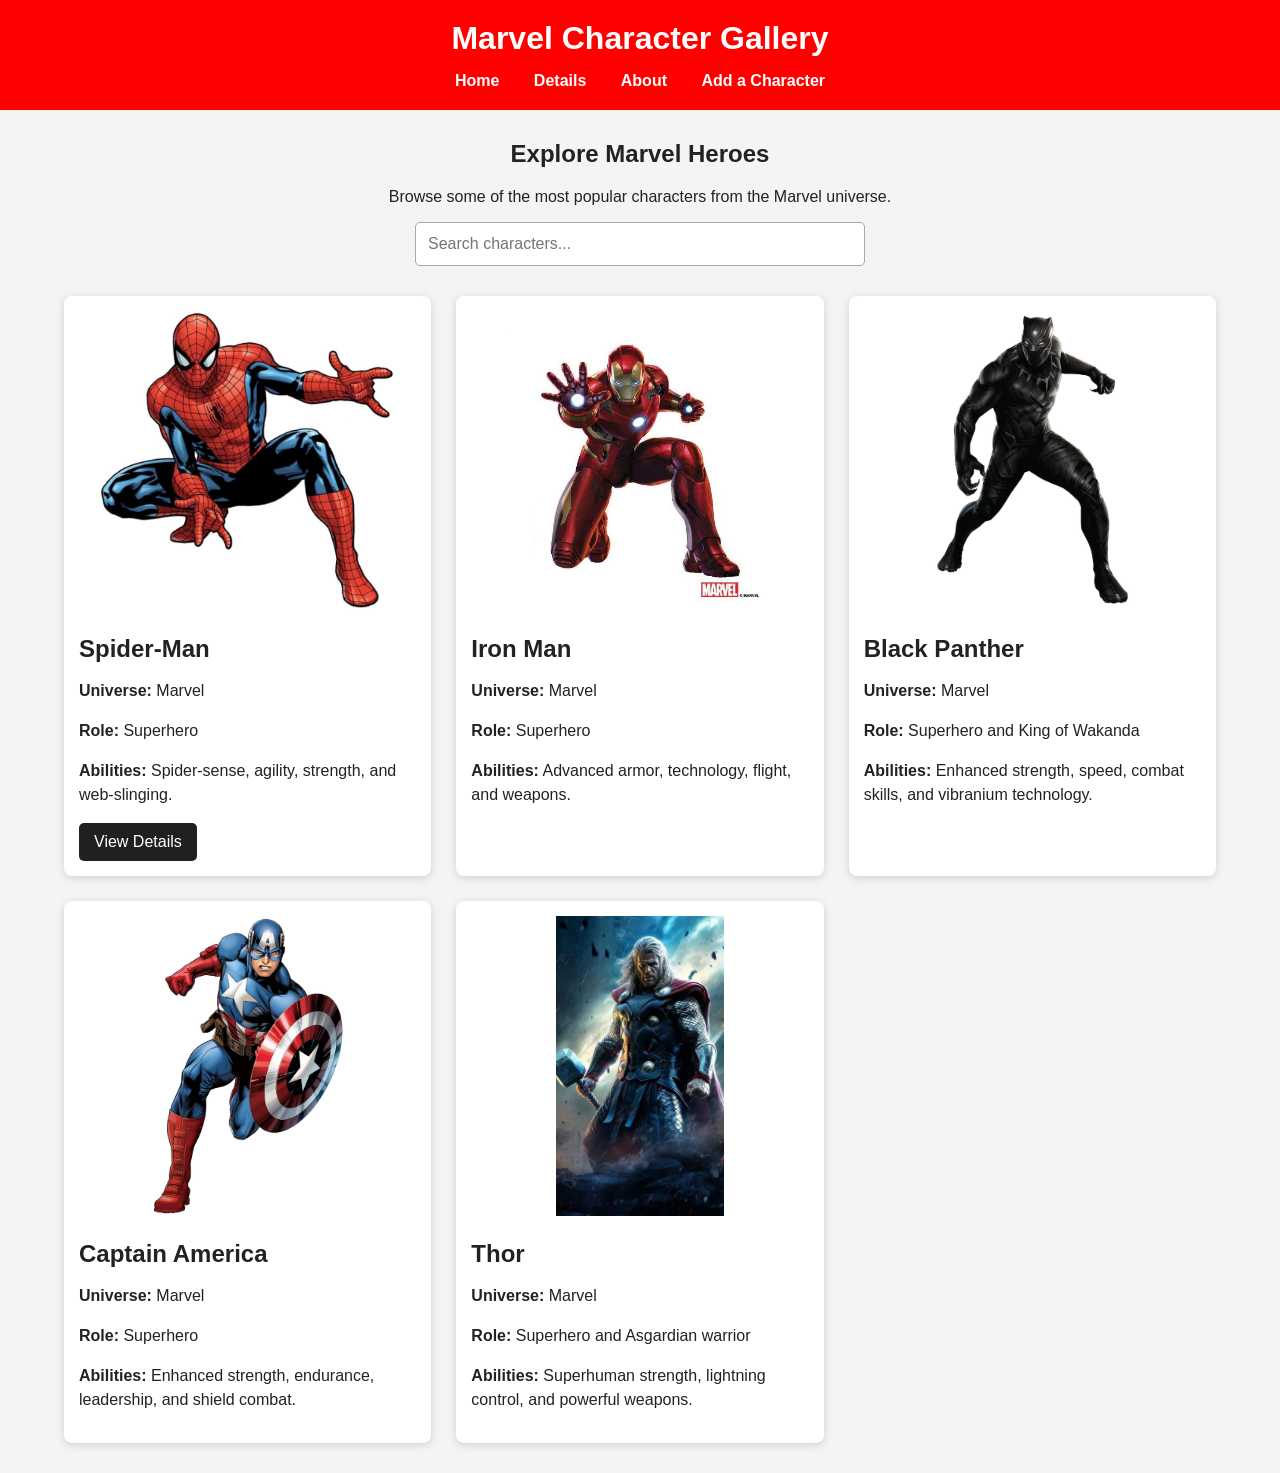
<file: index.html>
<!DOCTYPE html>
<html lang="en">
<head>
    <meta charset="UTF-8">
    <meta name="viewport" content="width=device-width, initial-scale=1.0">
    <title>Marvel Character Gallery</title>
    <link rel="stylesheet" href="styles.css">
</head>
<body>

    <header>
        <h1>Marvel Character Gallery</h1>

        <nav>
            <a href="index.html">Home</a>
            <a href="details.html">Details</a>
            <a href="about.html">About</a>
            <a href="new-character-form.html">Add a Character</a>
        </nav>
    </header>

    <main>
        <section class="intro">
            <h2>Explore Marvel Heroes</h2>
            <p>Browse some of the most popular characters from the Marvel universe.</p>

            <input type="text" placeholder="Search characters...">
        </section>

        <section class="character-grid">

            <article class="character-card">
                <img src="images/spiderman.jpg" alt="Spider-Man">
                <h2>Spider-Man</h2>
                <p><strong>Universe:</strong> Marvel</p>
                <p><strong>Role:</strong> Superhero</p>
                <p><strong>Abilities:</strong> Spider-sense, agility, strength, and web-slinging.</p>
                <a href="details.html">View Details</a>
            </article>

            <article class="character-card">
                <img src="images/ironman.jpg" alt="Iron Man">
                <h2>Iron Man</h2>
                <p><strong>Universe:</strong> Marvel</p>
                <p><strong>Role:</strong> Superhero</p>
                <p><strong>Abilities:</strong> Advanced armor, technology, flight, and weapons.</p>
            </article>

            <article class="character-card">
                <img src="images/blackpanther.jpg" alt="Black Panther">
                <h2>Black Panther</h2>
                <p><strong>Universe:</strong> Marvel</p>
                <p><strong>Role:</strong> Superhero and King of Wakanda</p>
                <p><strong>Abilities:</strong> Enhanced strength, speed, combat skills, and vibranium technology.</p>
            </article>

            <article class="character-card">
                <img src="images/captainamerica.jpg" alt="Captain America">
                <h2>Captain America</h2>
                <p><strong>Universe:</strong> Marvel</p>
                <p><strong>Role:</strong> Superhero</p>
                <p><strong>Abilities:</strong> Enhanced strength, endurance, leadership, and shield combat.</p>
            </article>

            <article class="character-card">
                <img src="images/thor.jpg" alt="Thor">
                <h2>Thor</h2>
                <p><strong>Universe:</strong> Marvel</p>
                <p><strong>Role:</strong> Superhero and Asgardian warrior</p>
                <p><strong>Abilities:</strong> Superhuman strength, lightning control, and powerful weapons.</p>
            </article>

        </section>
    </main>

</body>
</html>
</file>
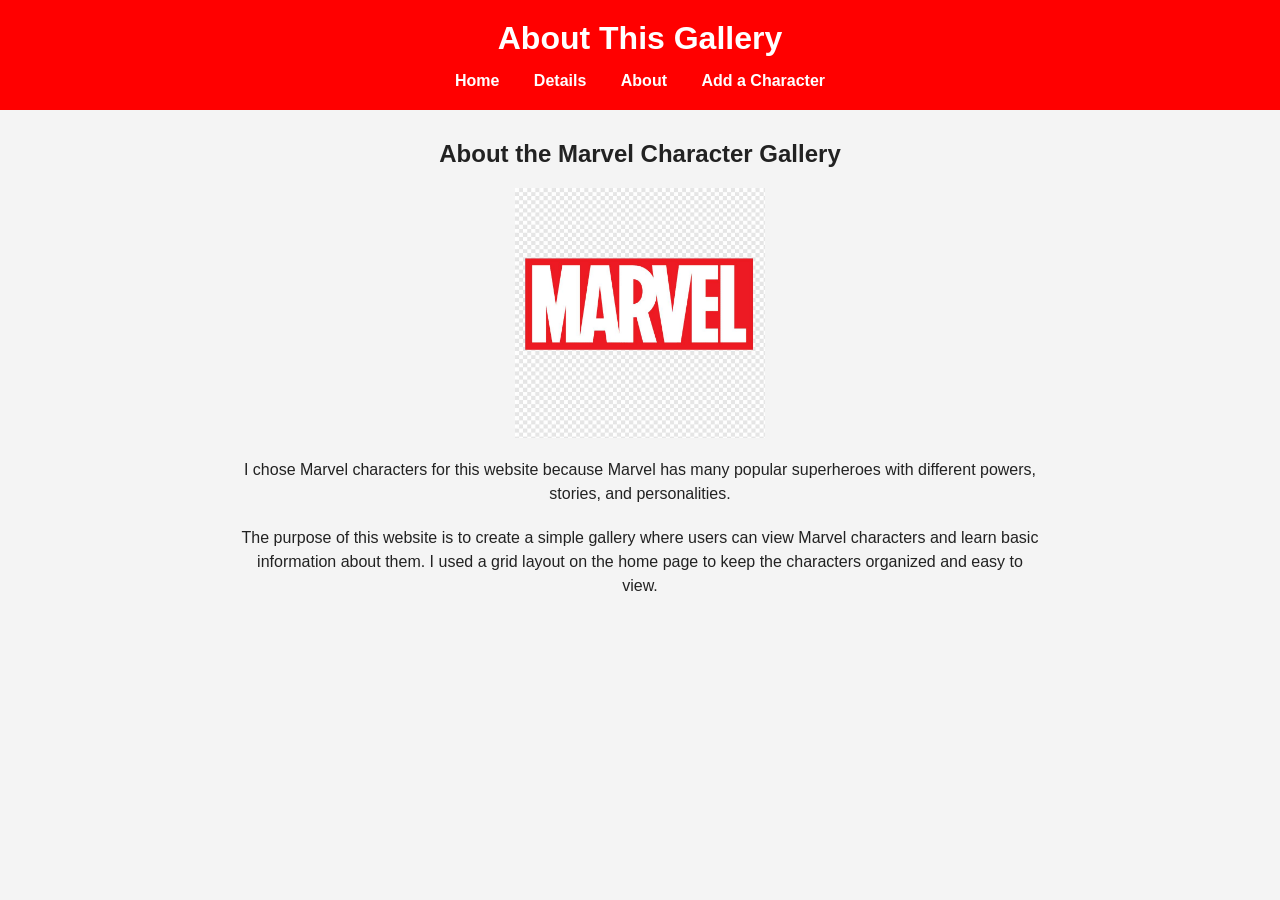
<file: about.html>
<!DOCTYPE html>
<html lang="en">
<head>
    <meta charset="UTF-8">
    <meta name="viewport" content="width=device-width, initial-scale=1.0">
    <title>About - Marvel Character Gallery</title>
    <link rel="stylesheet" href="styles.css">
</head>

<body>

    <header>
        <h1>About This Gallery</h1>

        <nav>
            <a href="index.html">Home</a>
            <a href="details.html">Details</a>
            <a href="about.html">About</a>
            <a href="new-character-form.html">Add a Character</a>
        </nav>
    </header>

    <main>
        <section class="about-section">

            <h2>About the Marvel Character Gallery</h2>

            <img src="images/marvel-logo.png" alt="Marvel logo">
            <p>
                I chose Marvel characters for this website because Marvel has
                many popular superheroes with different powers, stories, and
                personalities.
            </p>

            <p>
                The purpose of this website is to create a simple gallery where
                users can view Marvel characters and learn basic information
                about them. I used a grid layout on the home page to keep the
                characters organized and easy to view.
            </p>

        </section>
    </main>

</body>
</html>
</file>
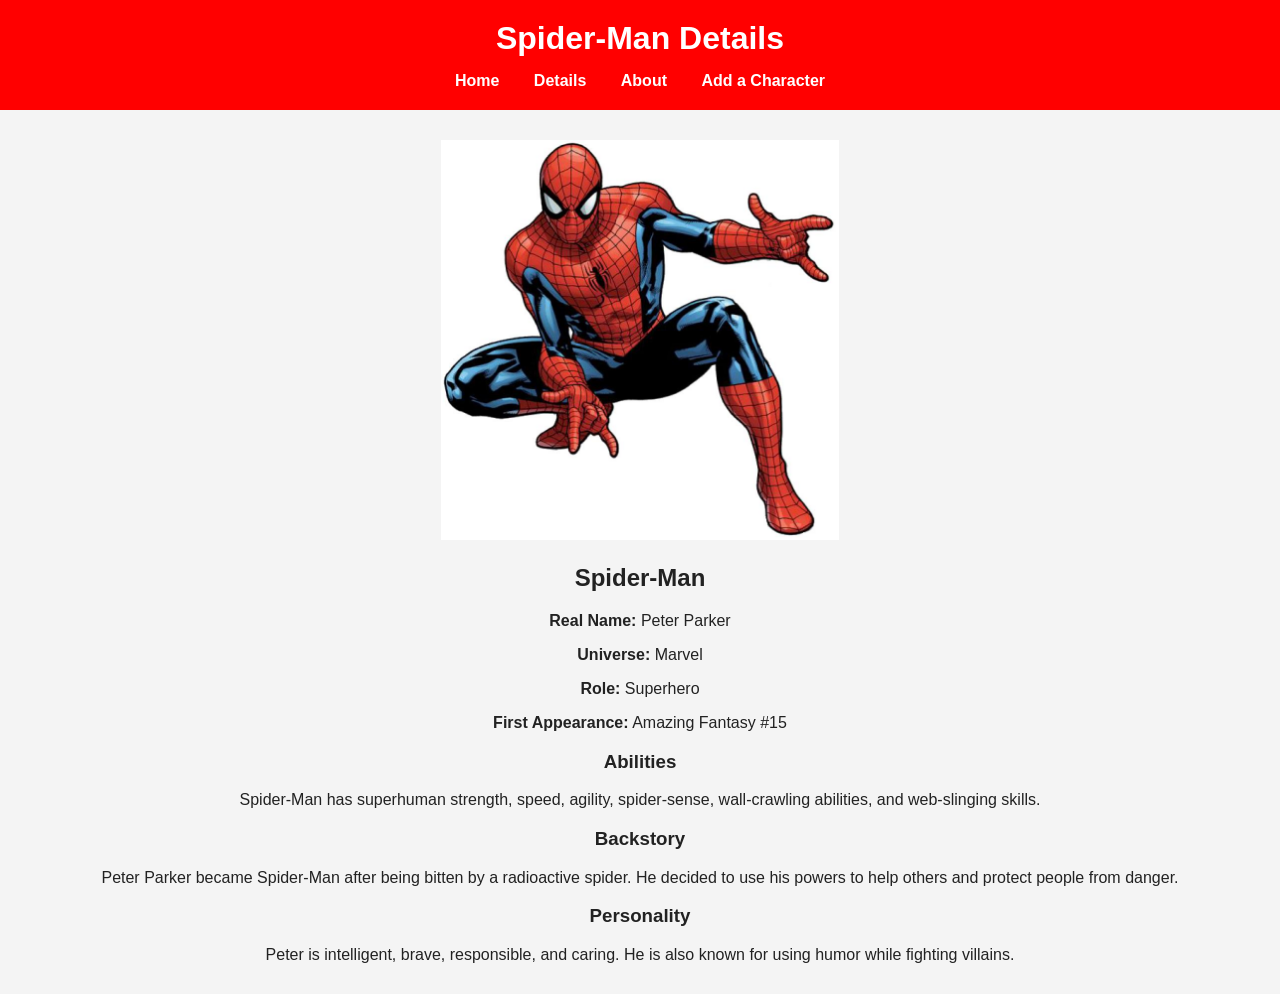
<file: details.html>
<!DOCTYPE html>
<html lang="en">
<head>
    <meta charset="UTF-8">
    <meta name="viewport" content="width=device-width, initial-scale=1.0">
    <title>Spider-Man Details</title>
    <link rel="stylesheet" href="styles.css">
</head>
<body>

    <header>
        <h1>Spider-Man Details</h1>

        <nav>
            <a href="index.html">Home</a>
            <a href="details.html">Details</a>
            <a href="about.html">About</a>
            <a href="new-character-form.html">Add a Character</a>
        </nav>
    </header>

    <main>
        <section class="character-details">

            <img src="images/spiderman.jpg" alt="Spider-Man">

            <h2>Spider-Man</h2>

            <p><strong>Real Name:</strong> Peter Parker</p>

            <p><strong>Universe:</strong> Marvel</p>

            <p><strong>Role:</strong> Superhero</p>

            <p><strong>First Appearance:</strong> Amazing Fantasy #15</p>

            <h3>Abilities</h3>
            <p>
                Spider-Man has superhuman strength, speed, agility, 
                spider-sense, wall-crawling abilities, and web-slinging skills.
            </p>

            <h3>Backstory</h3>
            <p>
                Peter Parker became Spider-Man after being bitten by a 
                radioactive spider. He decided to use his powers to help 
                others and protect people from danger.
            </p>

            <h3>Personality</h3>
            <p>
                Peter is intelligent, brave, responsible, and caring. 
                He is also known for using humor while fighting villains.
            </p>

        </section>
    </main>

</body>
</html>
</file>
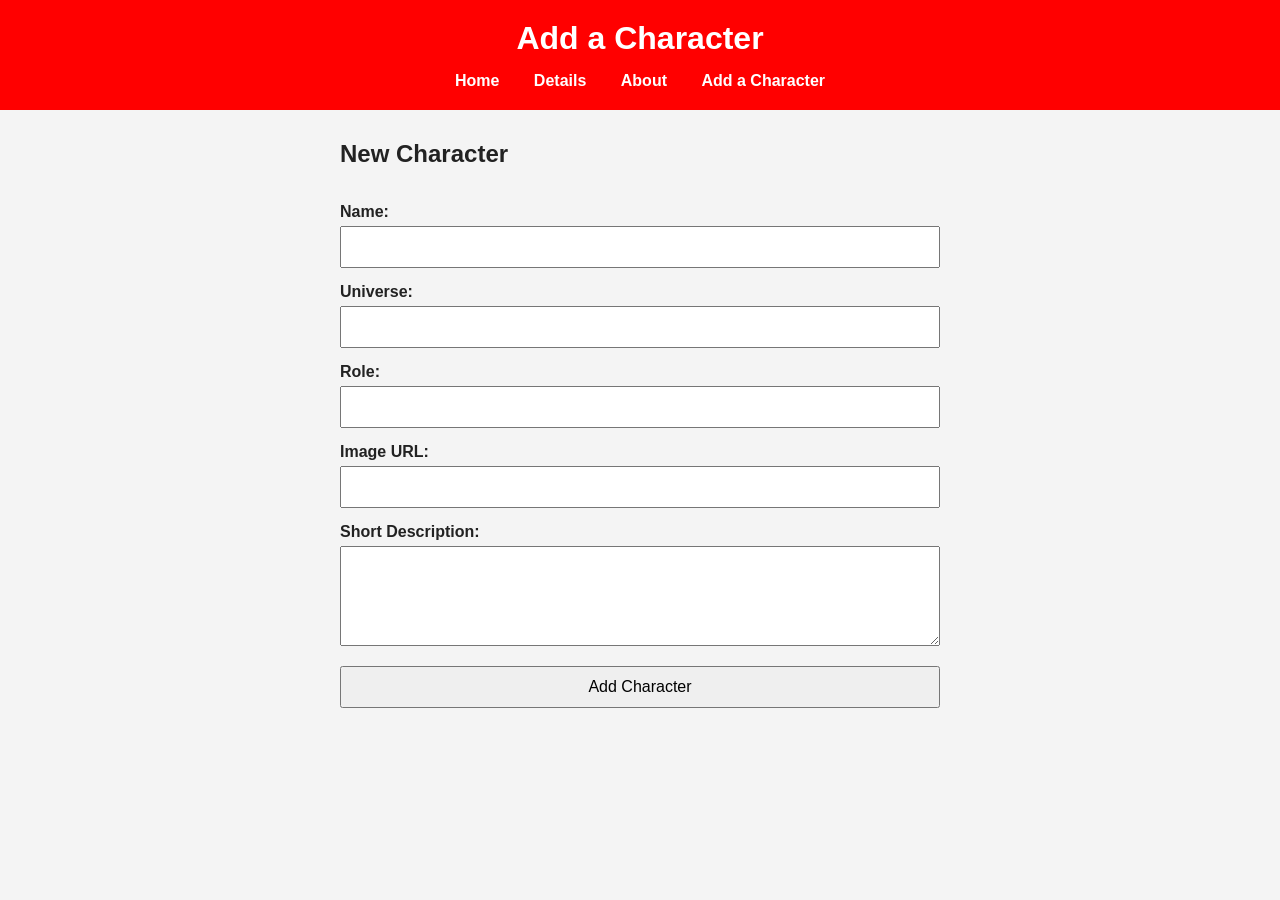
<file: new-character-form.html>
<!DOCTYPE html>
<html lang="en">
<head>
    <meta charset="UTF-8">
    <meta name="viewport" content="width=device-width, initial-scale=1.0">
    <title>Add a Character</title>
    <link rel="stylesheet" href="styles.css">
</head>

<body>

    <header>
        <h1>Add a Character</h1>

        <nav>
            <a href="index.html">Home</a>
            <a href="details.html">Details</a>
            <a href="about.html">About</a>
            <a href="new-character-form.html">Add a Character</a>
        </nav>
    </header>

    <main>
        <section class="character-form">

            <h2>New Character</h2>

            <form>

                <label for="name">Name:</label>
                <input type="text" id="name" name="name">

                <label for="universe">Universe:</label>
                <input type="text" id="universe" name="universe">

                <label for="role">Role:</label>
                <input type="text" id="role" name="role">

                <label for="image-url">Image URL:</label>
                <input type="url" id="image-url" name="image-url">

                <label for="description">Short Description:</label>
                <textarea id="description" name="description"></textarea>

                <button type="submit">Add Character</button>

            </form>

        </section>
    </main>

</body>
</html>
</file>
<file: styles.css>
/* General page styling */
* {
    box-sizing: border-box;
}

body {
    margin: 0;
    font-family: Arial, sans-serif;
    background-color: #f4f4f4;
    color: #222;
}

/* Header and navigation */
header {
    background-color: red;
    color: white;
    text-align: center;
    padding: 20px;
}

header h1 {
    margin: 0 0 15px;
}

nav a {
    color: rgb(255, 255, 255);
    text-decoration: none;
    margin: 0 15px;
    font-weight: bold;
}

nav a:hover {
    text-decoration: underline;
}

/* Main content */
main {
    width: 90%;
    max-width: 1200px;
    margin: 30px auto;
}

/* Introduction and search */
.intro {
    text-align: center;
    margin-bottom: 30px;
}

.intro input {
    width: 100%;
    max-width: 450px;
    padding: 12px;
    border: 1px solid #aaa;
    border-radius: 5px;
    font-size: 16px;
}

/* Character gallery */
.character-grid {
    display: grid;
    grid-template-columns: repeat(3, 1fr);
    gap: 25px;
}

.character-card {
    background-color: white;
    border-radius: 8px;
    padding: 15px;
    box-shadow: 0 2px 8px rgba(0, 0, 0, 0.15);
}

.character-card img {
    width: 100%;
    height: 300px;
    object-fit: contain;
    object-position: center;
    border-radius: 6px;
}

.character-card h2 {
    margin-bottom: 10px;
}

.character-card p {
    line-height: 1.5;
}

.character-card a {
    display: inline-block;
    text-decoration: none;
    background-color: #202020;
    color: white;
    padding: 10px 15px;
    border-radius: 5px;
}

.character-card a:hover {
    background-color: #444;
}

/* Smaller screens */
@media (max-width: 800px) {
    .character-grid {
        grid-template-columns: repeat(2, 1fr);
    }
}

@media (max-width: 550px) {
    .character-grid {
        grid-template-columns: 1fr;
    }

    nav a {
        display: block;
        margin: 10px 0;
    }
}

.character-details {
    text-align: center;
}

.character-details img {
    width: 100%;
    max-width: 600px;
    height: 400px;
    object-fit: contain;
    object-position: center;
}

.about-section {
    text-align: center;
}

.about-section img {
    display: block;
    width: 100%;
    max-width: 450px;
    height: 250px;
    object-fit: contain;
    margin: 20px auto;
}

.about-section p {
    max-width: 800px;
    margin: 20px auto;
    line-height: 1.5;
}

/* Character form */
.character-form {
    max-width: 600px;
    margin: 0 auto;
}

.character-form form {
    display: flex;
    flex-direction: column;
}

.character-form label {
    margin-top: 15px;
    margin-bottom: 5px;
    font-weight: bold;
}

.character-form input,
.character-form textarea {
    padding: 10px;
    font-size: 16px;
}

.character-form textarea {
    height: 100px;
}

.character-form button {
    margin-top: 20px;
    padding: 10px;
    font-size: 16px;
}
</file>
